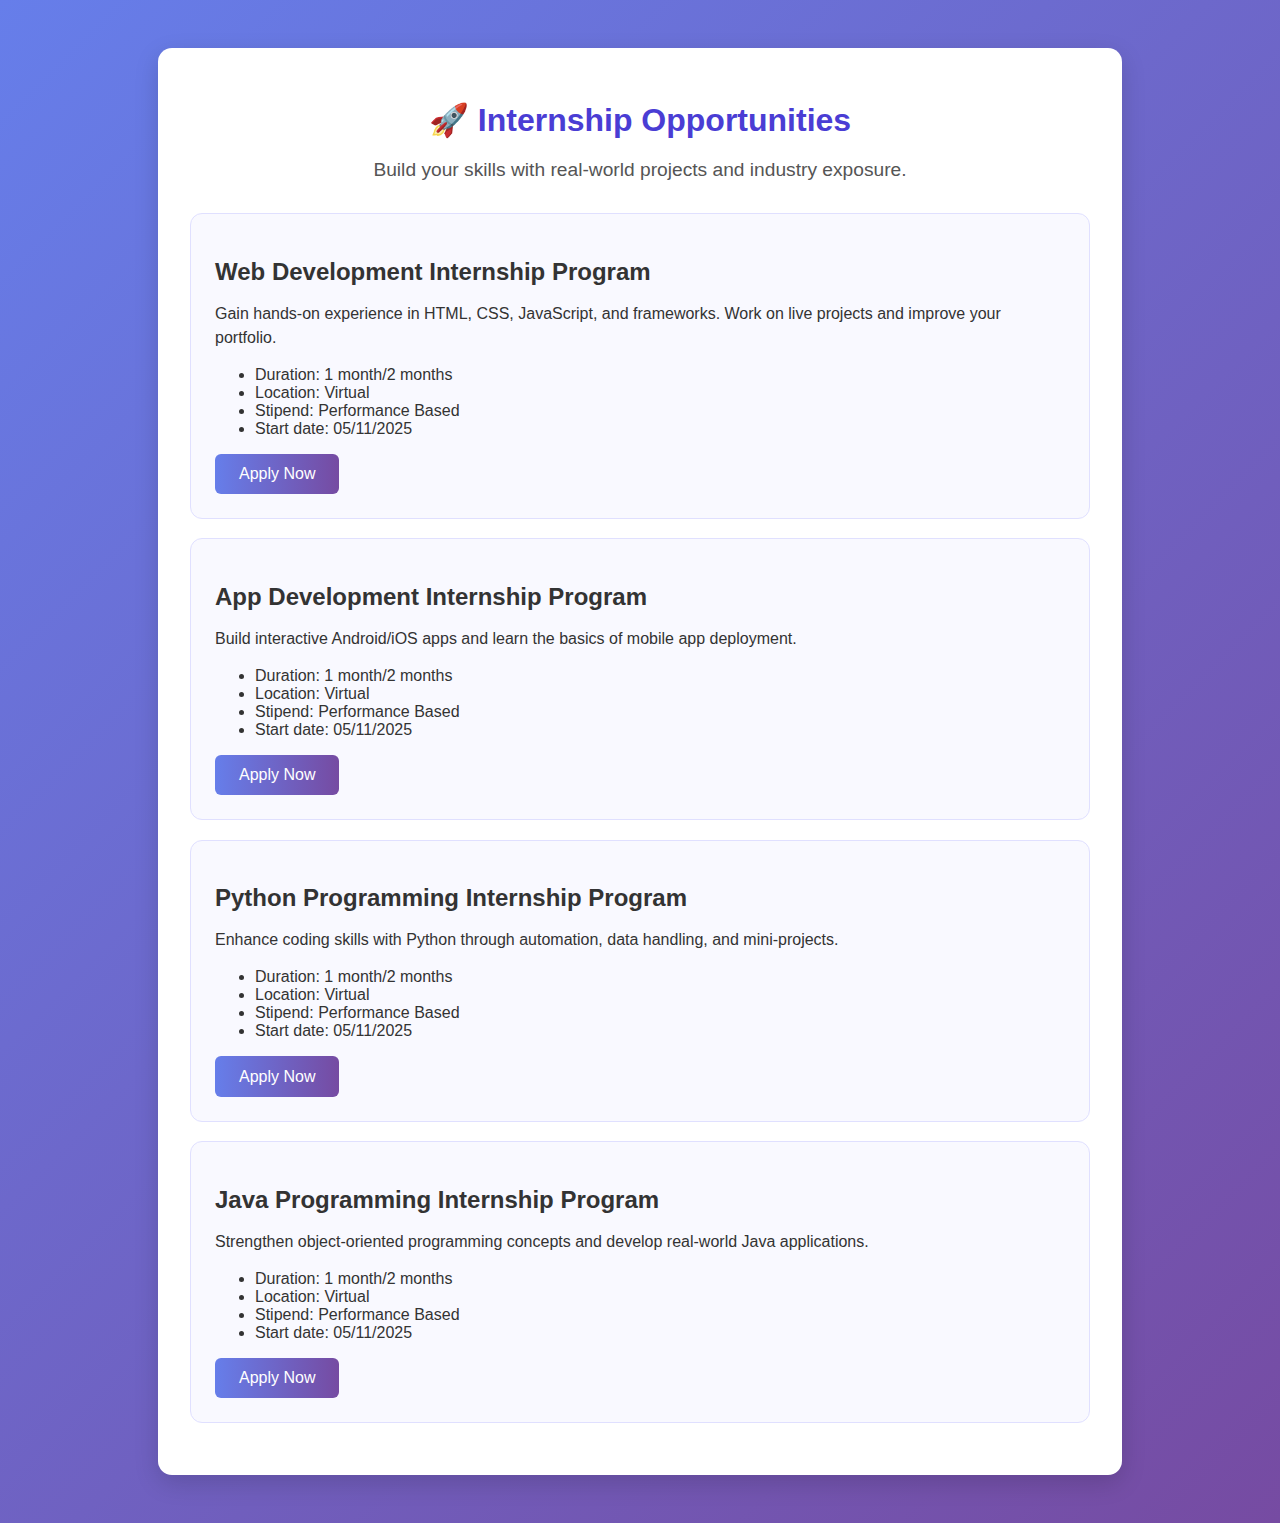
<file: task2.html>
<!DOCTYPE html>
<html lang="en">
  <head>
    <meta charset="UTF-8" />
    <meta name="viewport" content="width=device-width, initial-scale=1.0" />
    <title>Internship Opportunities</title>
    <link rel="stylesheet" href="task2.css" />
  </head>
  <body>
    <div class="container">
      <h1>🚀 Internship Opportunities</h1>
      <p class="tagline">
        Build your skills with real-world projects and industry exposure.
      </p>

      <div class="card">
        <h2>Web Development Internship Program</h2>
        <p>
          Gain hands-on experience in HTML, CSS, JavaScript, and frameworks.
          Work on live projects and improve your portfolio.
        </p>
        <ul>
          <li>Duration: 1 month/2 months</li>
          <li>Location: Virtual</li>
          <li>Stipend: Performance Based</li>
          <li>Start date: 05/11/2025</li>
        </ul>
        <button onclick="window.open('https://example.com')">
          Apply Now
        </button>
      </div>

      <div class="card">
        <h2>App Development Internship Program</h2>
        <p>
          Build interactive Android/iOS apps and learn the basics of mobile app
          deployment.
        </p>

        <ul>
          <li>Duration: 1 month/2 months</li>
          <li>Location: Virtual</li>
          <li>Stipend: Performance Based</li>
          <li>Start date: 05/11/2025</li>
        </ul>
        <button onclick="window.open('https://example.com')">
          Apply Now
        </button>
      </div>

      <div class="card">
        <h2>Python Programming Internship Program</h2>
        <p>
          Enhance coding skills with Python through automation, data handling,
          and mini-projects.
        </p>

        <ul>
          <li>Duration: 1 month/2 months</li>
          <li>Location: Virtual</li>
          <li>Stipend: Performance Based</li>
          <li>Start date: 05/11/2025</li>
        </ul>
        <button onclick="window.open('https://example.com')">
          Apply Now
        </button>
      </div>
      <div class="card">
        <h2>Java Programming Internship Program</h2>
        <p>
          Strengthen object-oriented programming concepts and develop real-world
          Java applications.
        </p>

        <ul>
          <li>Duration: 1 month/2 months</li>
          <li>Location: Virtual</li>
          <li>Stipend: Performance Based</li>
          <li>Start date: 05/11/2025</li>
        </ul>
        <button onclick="window.open('https://example.com')">
          Apply Now
        </button>
      </div>
    </div>
  </body>
</html>
</file>
<file: task2.css>
body {
  font-family: "Segoe UI", Arial, sans-serif;
  background: linear-gradient(135deg, #667eea, #764ba2);
  margin: 0;
  padding: 0;
  color: #333;
}

.container {
  max-width: 900px;
  margin: 3rem auto;
  padding: 2rem;
  background: #fff;
  border-radius: 14px;
  box-shadow: 0 8px 25px rgba(0,0,0,0.15);
  text-align: center;
}
h1 {
  color: #4a3dd4;
  margin-bottom: .5rem;
}
.tagline {
  font-size: 1.2rem;
  color: #555;
  margin-bottom: 2rem;
}

.card {
  background: #f9f9ff;
  border: 1px solid #e0e0ff;
  border-radius: 12px;
  padding: 1.5rem;
  margin: 1.2rem 0;
  text-align: left;
  transition: transform 0.3s ease, box-shadow 0.3s ease;
}
.card:hover {
  transform: translateY(-6px);
  box-shadow: 0 10px 20px rgba(0,0,0,0.15);
}

.card h2 {
  color: #333;
  margin-bottom: 0.5rem;
}
.card p {
  font-size: 1rem;
  line-height: 1.5;
  margin-bottom: 1rem;
}

/* Buttons */
button {
  padding: 0.7rem 1.5rem;
  border: none;
  border-radius: 6px;
  background: linear-gradient(90deg, #667eea, #764ba2);
  color: white;
  font-size: 1rem;
  cursor: pointer;
  transition: all 0.3s ease;
}
button:hover {
  background: linear-gradient(90deg, #5a67d8, #6b46c1);
  transform: scale(1.05);
}
</file>
